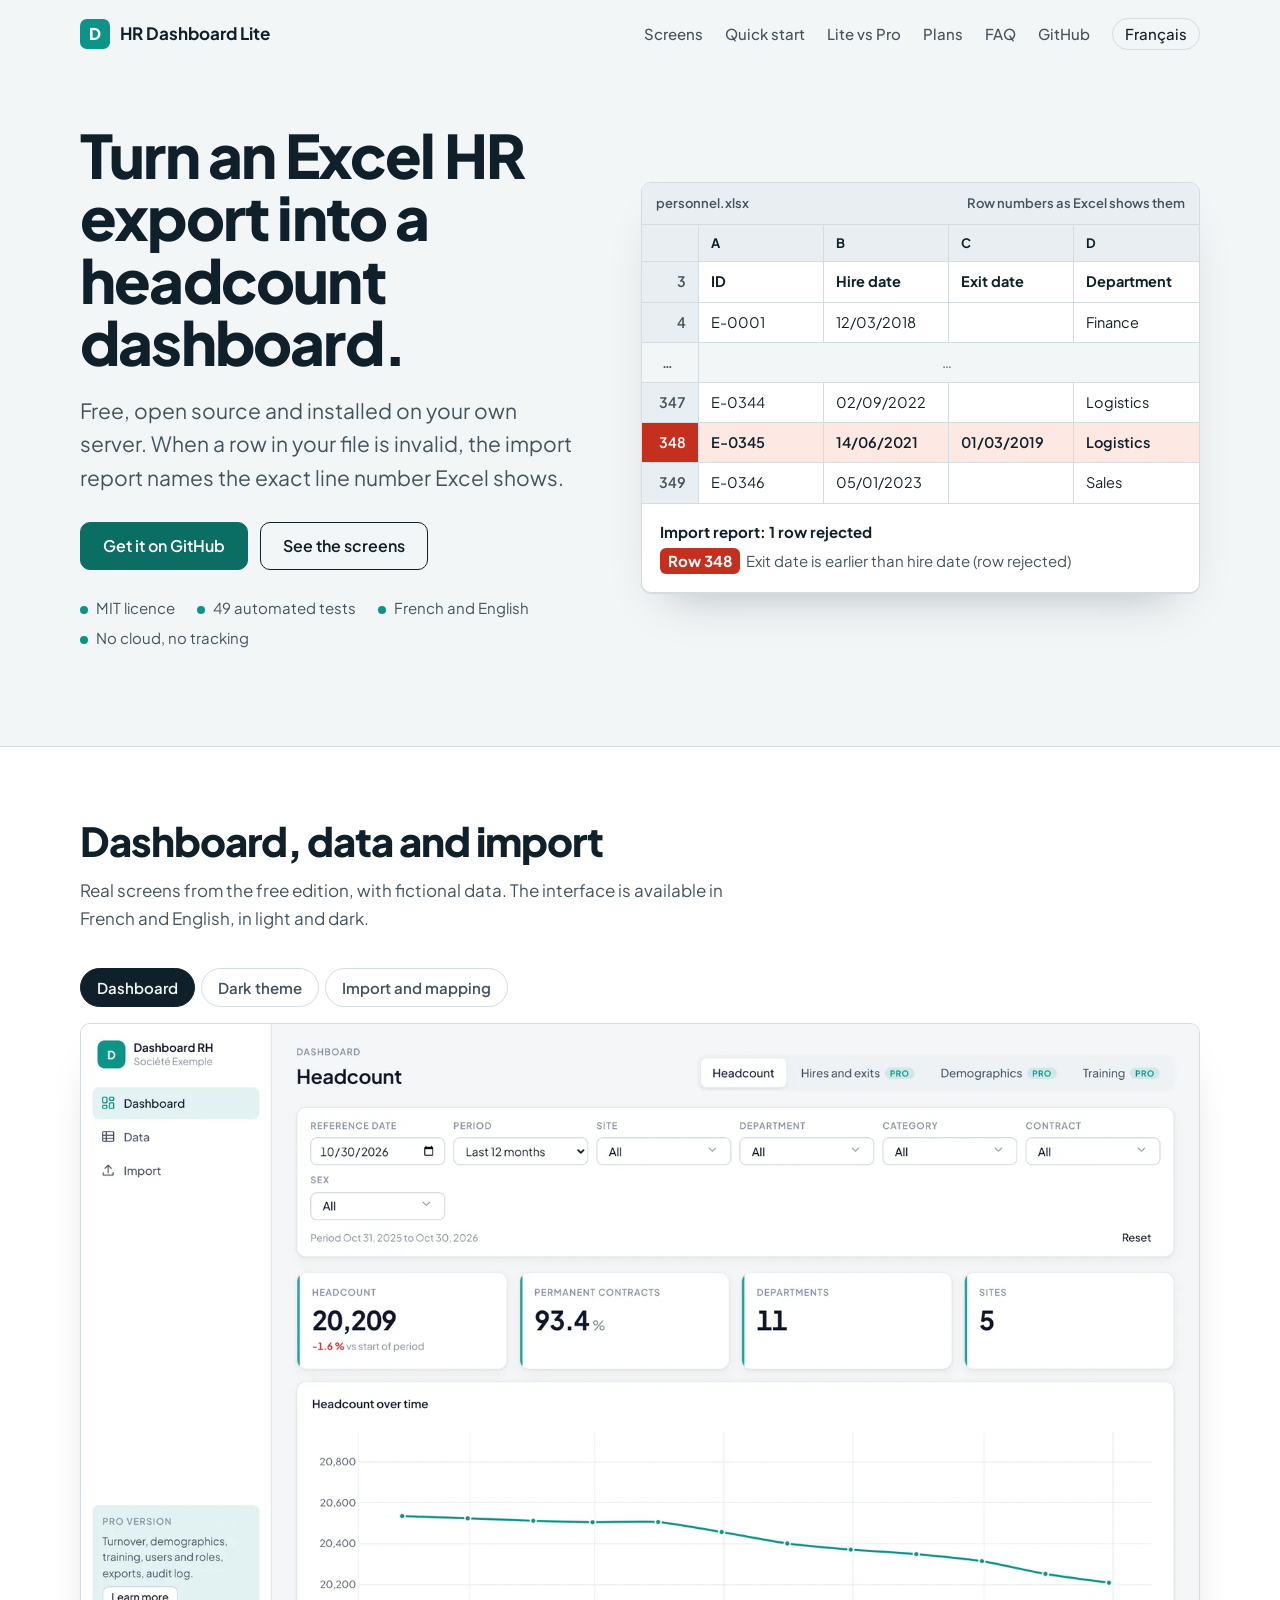
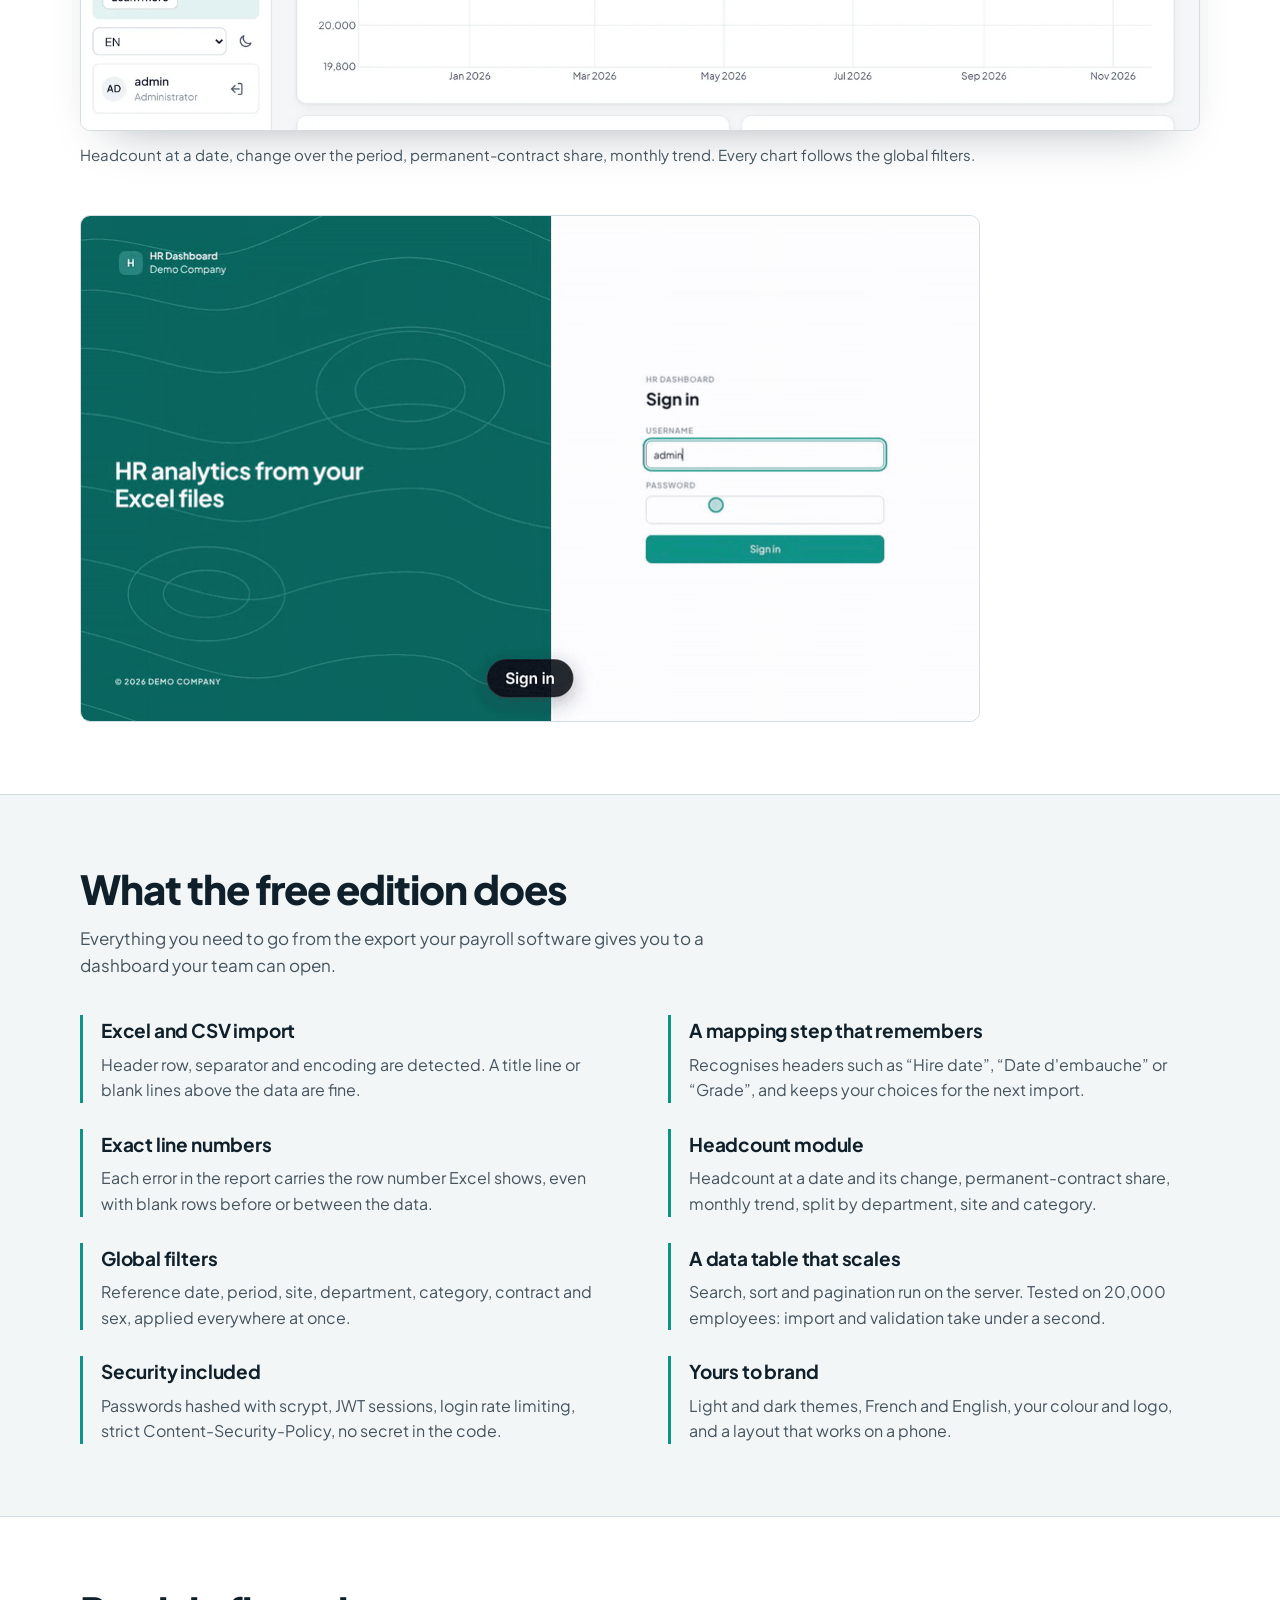
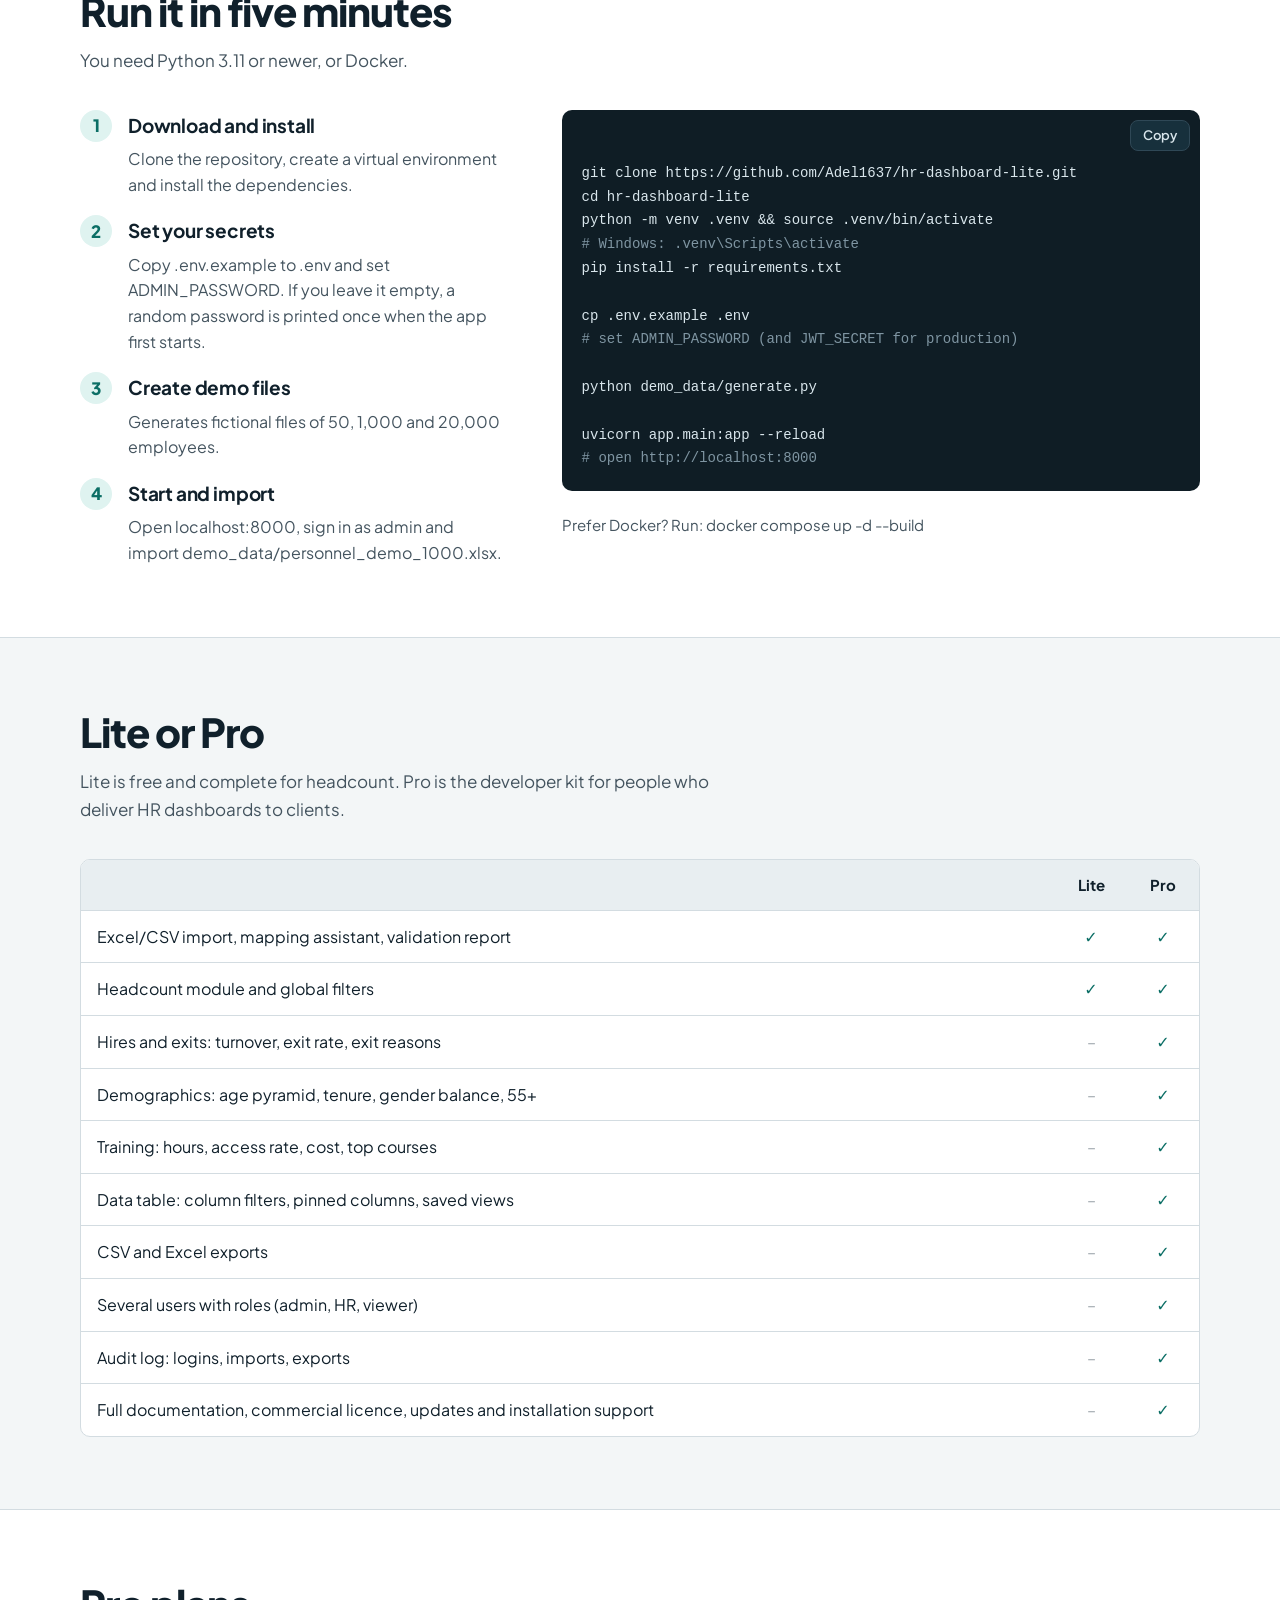
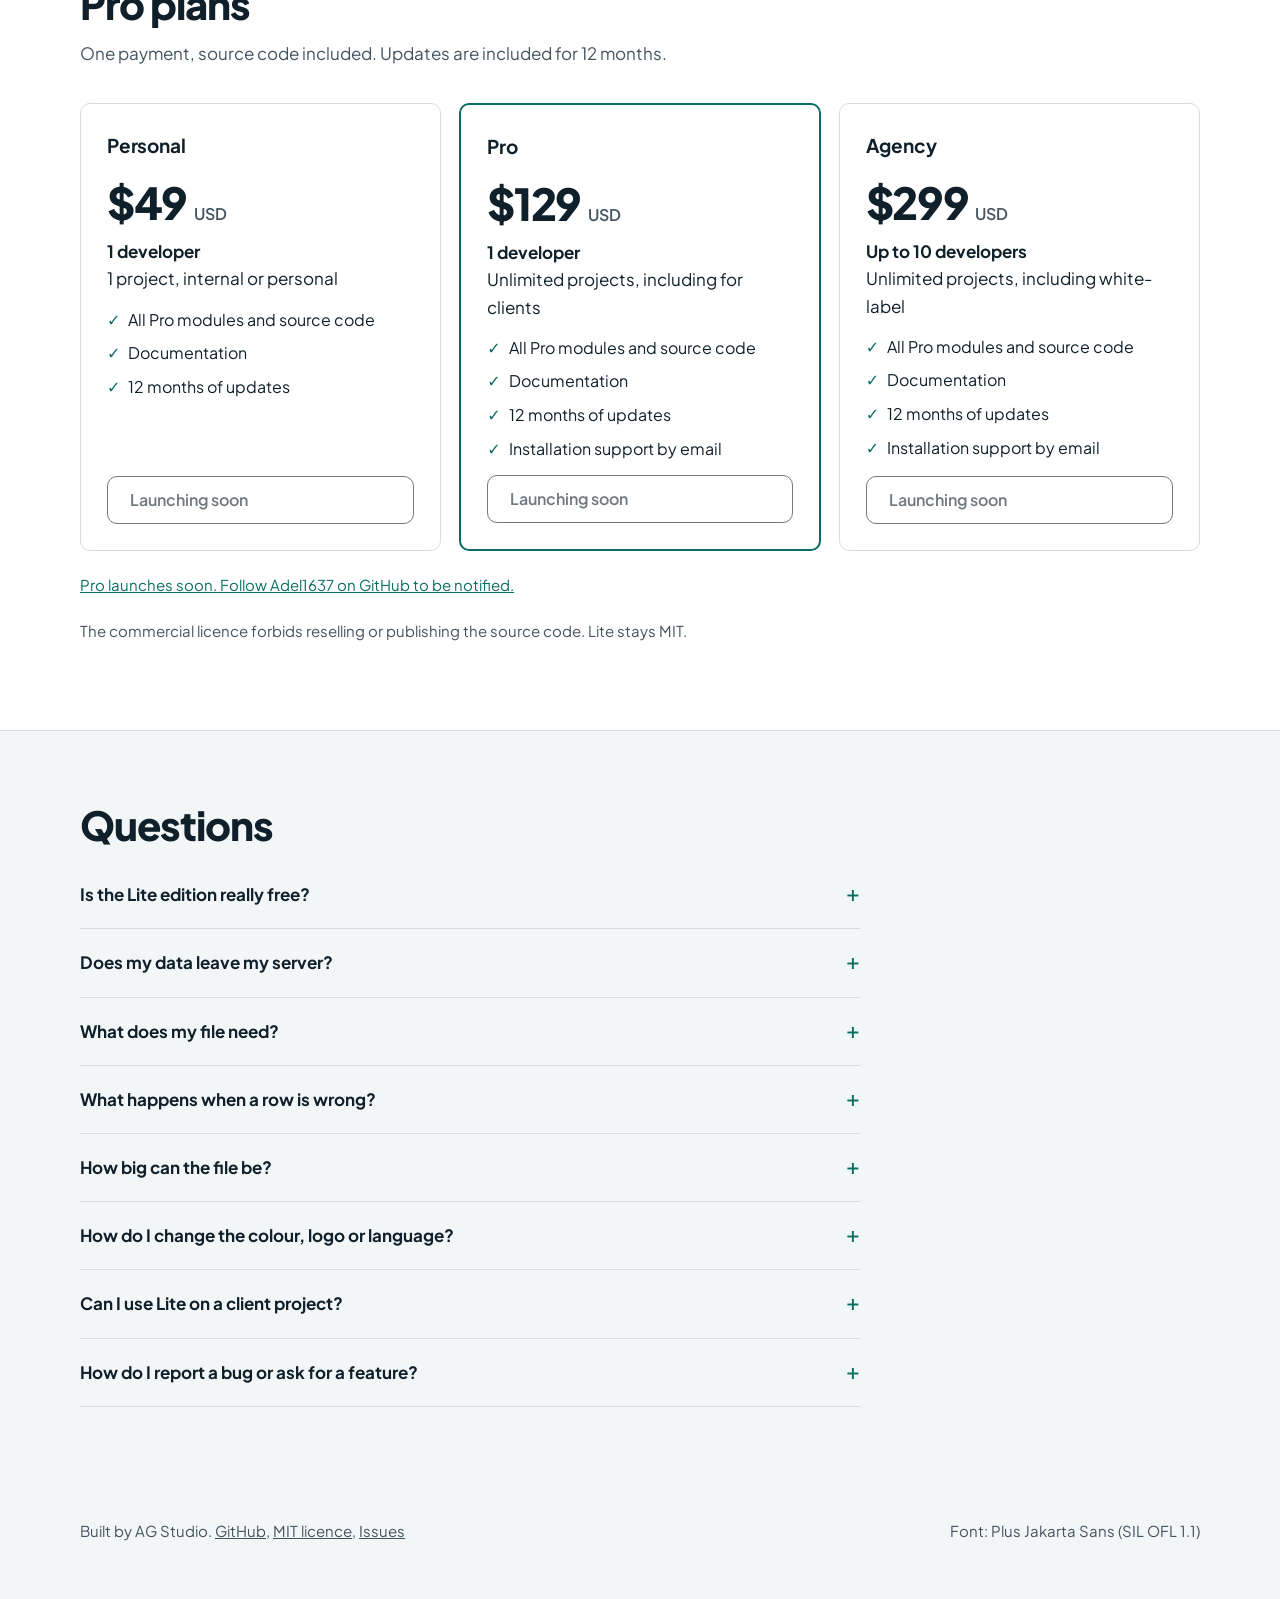
<file: docs/index.html>
<!doctype html>
<html lang="en">
<head>
<meta charset="utf-8">
<meta name="viewport" content="width=device-width, initial-scale=1">
<title>HR Dashboard Lite: free HR dashboard from an Excel export</title>
<meta name="description" content="Free, self-hosted HR headcount dashboard. Import an Excel or CSV export, get exact error row numbers, filters and charts. FastAPI + Pandas, MIT.">
<link rel="canonical" href="https://adel1637.github.io/hr-dashboard-lite/">
<link rel="alternate" hreflang="en" href="https://adel1637.github.io/hr-dashboard-lite/">
<link rel="alternate" hreflang="fr" href="https://adel1637.github.io/hr-dashboard-lite/fr/">
<link rel="icon" href="assets/favicon.svg" type="image/svg+xml">
<meta property="og:title" content="HR Dashboard Lite: free HR dashboard from an Excel export">
<meta property="og:description" content="Free, self-hosted HR headcount dashboard. Import an Excel or CSV export, get exact error row numbers, filters and charts. FastAPI + Pandas, MIT.">
<meta property="og:type" content="website">
<meta property="og:url" content="https://adel1637.github.io/hr-dashboard-lite/">
<meta property="og:image" content="https://adel1637.github.io/hr-dashboard-lite/assets/og.png">
<meta name="twitter:card" content="summary_large_image">
<link rel="preload" href="assets/fonts/plus-jakarta-sans-latin-wght-normal.woff2" as="font" type="font/woff2" crossorigin>
<link rel="stylesheet" href="assets/site.css">
<script>try{if(!localStorage.getItem("lang-choice")&&/^fr/i.test(navigator.language||""))location.replace("fr/")}catch(e){}</script>
</head>
<body>
<a class="skip" href="#main">Skip to content</a>
<div class="wrap">
<header class="top">
  <a class="brand" href="./"><svg viewBox="0 0 48 48" aria-hidden="true"><rect width="48" height="48" rx="11" fill="#0D9488"/><text x="24" y="33" text-anchor="middle" font-family="Plus Jakarta Sans,sans-serif" font-weight="800" font-size="26" fill="#fff">D</text></svg>HR Dashboard Lite</a>
  <nav aria-label="Main"><a class="hide-s" href="#screens">Screens</a><a class="hide-s" href="#quickstart">Quick start</a><a class="hide-s" href="#compare">Lite vs Pro</a><a class="hide-s" href="#plans">Plans</a><a class="hide-s" href="#faq">FAQ</a><a class="hide-s" href="https://github.com/Adel1637/hr-dashboard-lite">GitHub</a><a class="lang" href="fr/" hreflang="fr" lang="fr" onclick='try{localStorage.setItem("lang-choice","1")}catch(e){}'>Français</a></nav>
</header>
<main id="main">
<div class="hero">
  <div>
    <h1>Turn an Excel HR export into a headcount dashboard.</h1>
    <p class="lead">Free, open source and installed on your own server. When a row in your file is invalid, the import report names the exact line number Excel shows.</p>
    <div class="cta"><a class="btn primary" href="https://github.com/Adel1637/hr-dashboard-lite">Get it on GitHub</a><a class="btn" href="#screens">See the screens</a></div>
    <ul class="facts"><li>MIT licence</li><li>49 automated tests</li><li>French and English</li><li>No cloud, no tracking</li></ul>
  </div>
  <div class="sheet" role="group" aria-label="Row numbers as Excel shows them">
    <div class="sheet-bar"><span>personnel.xlsx</span><span>Row numbers as Excel shows them</span></div>
    <table class="grid"><thead><tr><th class="n"></th><th>A</th><th>B</th><th class="c4">C</th><th class="h4">D</th></tr></thead><tbody><tr><td class="n">3</td><td style="font-weight:700">ID</td><td style="font-weight:700">Hire date</td><td style="font-weight:700" class="c4">Exit date</td><td style="font-weight:700" class="h4">Department</td></tr><tr><td class="n">4</td><td>E-0001</td><td>12/03/2018</td><td class="c4"></td><td class="h4">Finance</td></tr><tr class="gap"><td class="n">…</td><td colspan="4">…</td></tr><tr><td class="n">347</td><td>E-0344</td><td>02/09/2022</td><td class="c4"></td><td class="h4">Logistics</td></tr><tr class="bad"><td class="n">348</td><td>E-0345</td><td>14/06/2021</td><td class="c4">01/03/2019</td><td class="h4">Logistics</td></tr><tr><td class="n">349</td><td>E-0346</td><td>05/01/2023</td><td class="c4"></td><td class="h4">Sales</td></tr></tbody></table>
    <div class="report"><b>Import report: 1 row rejected</b><p><span class="row">Row 348</span>Exit date is earlier than hire date (row rejected)</p></div>
  </div>
</div>
</main>
</div>

<section id="screens" class="alt"><div class="wrap">
  <h2>Dashboard, data and import</h2><p class="sub">Real screens from the free edition, with fictional data. The interface is available in French and English, in light and dark.</p>
  <div class="tabs" role="tablist" aria-label="Dashboard, data and import"><button role="tab" id="t-s1" aria-controls="p-s1" aria-selected="true" tabindex="0">Dashboard</button><button role="tab" id="t-s2" aria-controls="p-s2" aria-selected="false" tabindex="-1">Dark theme</button><button role="tab" id="t-s3" aria-controls="p-s3" aria-selected="false" tabindex="-1">Import and mapping</button></div>
  <div role="tabpanel" id="p-s1" aria-labelledby="t-s1"><figure style="margin:0"><div class="shot"><img src="assets/img/dashboard-en.webp" width="1600" height="1012" alt="Dashboard: Headcount at a date, change over the period, permanent-contract share, monthly trend. Every chart follows the global filters." ></div><figcaption class="shot-cap">Headcount at a date, change over the period, permanent-contract share, monthly trend. Every chart follows the global filters.</figcaption></figure></div><div role="tabpanel" id="p-s2" aria-labelledby="t-s2" hidden><figure style="margin:0"><div class="shot"><img src="assets/img/dashboard-dark-en.webp" width="1600" height="1012" alt="Dark theme: The same dashboard in the dark theme. The accent colour and logo come from your .env file." loading="lazy"></div><figcaption class="shot-cap">The same dashboard in the dark theme. The accent colour and logo come from your .env file.</figcaption></figure></div><div role="tabpanel" id="p-s3" aria-labelledby="t-s3" hidden><figure style="margin:0"><div class="shot"><img src="assets/img/import-en.webp" width="1600" height="1012" alt="Import and mapping: The column-mapping step recognises French and English headers, remembers your choice and checks the file before importing." loading="lazy"></div><figcaption class="shot-cap">The column-mapping step recognises French and English headers, remembers your choice and checks the file before importing.</figcaption></figure></div>
  <figure class="demo"><img src="assets/../demo.gif" width="900" height="506" loading="lazy" alt="Demo: sign in, dashboard, data table, dark theme"></figure>
</div></section>

<section id="features"><div class="wrap">
  <h2>What the free edition does</h2><p class="sub">Everything you need to go from the export your payroll software gives you to a dashboard your team can open.</p>
  <ul class="feat"><li><h3>Excel and CSV import</h3><p>Header row, separator and encoding are detected. A title line or blank lines above the data are fine.</p></li><li><h3>A mapping step that remembers</h3><p>Recognises headers such as “Hire date”, “Date d&#x27;embauche” or “Grade”, and keeps your choices for the next import.</p></li><li><h3>Exact line numbers</h3><p>Each error in the report carries the row number Excel shows, even with blank rows before or between the data.</p></li><li><h3>Headcount module</h3><p>Headcount at a date and its change, permanent-contract share, monthly trend, split by department, site and category.</p></li><li><h3>Global filters</h3><p>Reference date, period, site, department, category, contract and sex, applied everywhere at once.</p></li><li><h3>A data table that scales</h3><p>Search, sort and pagination run on the server. Tested on 20,000 employees: import and validation take under a second.</p></li><li><h3>Security included</h3><p>Passwords hashed with scrypt, JWT sessions, login rate limiting, strict Content-Security-Policy, no secret in the code.</p></li><li><h3>Yours to brand</h3><p>Light and dark themes, French and English, your colour and logo, and a layout that works on a phone.</p></li></ul>
</div></section>

<section id="quickstart" class="alt"><div class="wrap">
  <h2>Run it in five minutes</h2><p class="sub">You need Python 3.11 or newer, or Docker.</p>
  <div class="qs">
    <ol class="steps"><li><h3>Download and install</h3><p>Clone the repository, create a virtual environment and install the dependencies.</p></li><li><h3>Set your secrets</h3><p>Copy .env.example to .env and set ADMIN_PASSWORD. If you leave it empty, a random password is printed once when the app first starts.</p></li><li><h3>Create demo files</h3><p>Generates fictional files of 50, 1,000 and 20,000 employees.</p></li><li><h3>Start and import</h3><p>Open localhost:8000, sign in as admin and import demo_data/personnel_demo_1000.xlsx.</p></li></ol>
    <div>
      <div class="codewrap"><button class="copy" type="button" data-copy="git clone https://github.com/Adel1637/hr-dashboard-lite.git
cd hr-dashboard-lite
python -m venv .venv &amp;&amp; source .venv/bin/activate
pip install -r requirements.txt
cp .env.example .env
python demo_data/generate.py
uvicorn app.main:app --reload" data-ok="Copied" data-label="Copy">Copy</button>
      <pre class="code"><code>git clone https://github.com/Adel1637/hr-dashboard-lite.git
cd hr-dashboard-lite
python -m venv .venv &amp;&amp; source .venv/bin/activate
<span class="c"># Windows: .venv\Scripts\activate</span>
pip install -r requirements.txt

cp .env.example .env
<span class="c"># set ADMIN_PASSWORD (and JWT_SECRET for production)</span>

python demo_data/generate.py

uvicorn app.main:app --reload
<span class="c"># open http://localhost:8000</span></code></pre></div>
      <p class="note">Prefer Docker? Run: docker compose up -d --build</p>
    </div>
  </div>
</div></section>

<section id="compare"><div class="wrap">
  <h2>Lite or Pro</h2><p class="sub">Lite is free and complete for headcount. Pro is the developer kit for people who deliver HR dashboards to clients.</p>
  <div class="tablewrap"><table class="cmp"><thead><tr><th scope="col">&nbsp;</th><th scope="col">Lite</th><th scope="col">Pro</th></tr></thead><tbody><tr><td>Excel/CSV import, mapping assistant, validation report</td><td><span class=yes aria-label="yes">✓</span></td><td><span class=yes aria-label="yes">✓</span></td></tr><tr><td>Headcount module and global filters</td><td><span class=yes aria-label="yes">✓</span></td><td><span class=yes aria-label="yes">✓</span></td></tr><tr><td>Hires and exits: turnover, exit rate, exit reasons</td><td><span class=no aria-label="no">–</span></td><td><span class=yes aria-label="yes">✓</span></td></tr><tr><td>Demographics: age pyramid, tenure, gender balance, 55+</td><td><span class=no aria-label="no">–</span></td><td><span class=yes aria-label="yes">✓</span></td></tr><tr><td>Training: hours, access rate, cost, top courses</td><td><span class=no aria-label="no">–</span></td><td><span class=yes aria-label="yes">✓</span></td></tr><tr><td>Data table: column filters, pinned columns, saved views</td><td><span class=no aria-label="no">–</span></td><td><span class=yes aria-label="yes">✓</span></td></tr><tr><td>CSV and Excel exports</td><td><span class=no aria-label="no">–</span></td><td><span class=yes aria-label="yes">✓</span></td></tr><tr><td>Several users with roles (admin, HR, viewer)</td><td><span class=no aria-label="no">–</span></td><td><span class=yes aria-label="yes">✓</span></td></tr><tr><td>Audit log: logins, imports, exports</td><td><span class=no aria-label="no">–</span></td><td><span class=yes aria-label="yes">✓</span></td></tr><tr><td>Full documentation, commercial licence, updates and installation support</td><td><span class=no aria-label="no">–</span></td><td><span class=yes aria-label="yes">✓</span></td></tr></tbody></table></div>
</div></section>

<section id="plans" class="alt"><div class="wrap">
  <h2>Pro plans</h2><p class="sub">One payment, source code included. Updates are included for 12 months.</p>
  <div class="plans"><div class="plan "><h3>Personal</h3><div class="price">$49 <small>USD</small></div><p style="margin:0"><b>1 developer</b><br>1 project, internal or personal</p><ul><li>All Pro modules and source code</li><li>Documentation</li><li>12 months of updates</li></ul><a class="btn" aria-disabled="true" href="#plans" tabindex="-1">Launching soon</a></div><div class="plan main"><h3>Pro</h3><div class="price">$129 <small>USD</small></div><p style="margin:0"><b>1 developer</b><br>Unlimited projects, including for clients</p><ul><li>All Pro modules and source code</li><li>Documentation</li><li>12 months of updates</li><li>Installation support by email</li></ul><a class="btn" aria-disabled="true" href="#plans" tabindex="-1">Launching soon</a></div><div class="plan "><h3>Agency</h3><div class="price">$299 <small>USD</small></div><p style="margin:0"><b>Up to 10 developers</b><br>Unlimited projects, including white-label</p><ul><li>All Pro modules and source code</li><li>Documentation</li><li>12 months of updates</li><li>Installation support by email</li></ul><a class="btn" aria-disabled="true" href="#plans" tabindex="-1">Launching soon</a></div></div>
  <p class="note"><a href="https://github.com/Adel1637">Pro launches soon. Follow Adel1637 on GitHub to be notified.</a></p>
  <p class="note">The commercial licence forbids reselling or publishing the source code. Lite stays MIT.</p>
</div></section>

<section id="faq"><div class="wrap">
  <h2>Questions</h2>
  <div class="faq"><details><summary>Is the Lite edition really free?</summary><p>Yes. It is MIT-licensed, so you can use it personally or commercially, modify it and deliver it to clients.</p></details><details><summary>Does my data leave my server?</summary><p>No. The app runs on your machine or network, stores imports in its data folder and needs no Internet connection. The font is bundled and there is no tracking.</p></details><details><summary>What does my file need?</summary><p>An .xlsx or .csv file with one row per employee, present or departed. Only two columns are required: an employee ID and a hire date. Everything else is optional, and the mapping step matches your headers.</p></details><details><summary>What happens when a row is wrong?</summary><p>The import report lists each problem with its Excel row number and says whether the row was rejected or the value ignored. Typical causes: an exit date before the hire date, an unreadable date, an empty ID.</p></details><details><summary>How big can the file be?</summary><p>The default limit is 25 MB (MAX_UPLOAD_MB in .env). A fictional company of 20,000 employees imports and validates in under a second.</p></details><details><summary>How do I change the colour, logo or language?</summary><p>In the .env file: APP_NAME, APP_ACCENT, APP_LOGO and APP_DEFAULT_LANG. Restart the app to apply them.</p></details><details><summary>Can I use Lite on a client project?</summary><p>Yes, the MIT licence allows it. The Pro modules (turnover, demographics, training, exports, users and audit log) are what Pro adds.</p></details><details><summary>How do I report a bug or ask for a feature?</summary><p>Open an issue on GitHub. Bug reports with a small sample file are the easiest to fix.</p></details></div>
</div></section>

<footer><div class="wrap">
  <span>Built by AG Studio. <a href="https://github.com/Adel1637/hr-dashboard-lite">GitHub</a>, <a href="https://github.com/Adel1637/hr-dashboard-lite/blob/main/LICENSE">MIT licence</a>, <a href="https://github.com/Adel1637/hr-dashboard-lite/issues">Issues</a></span>
  <span>Font: Plus Jakarta Sans (SIL OFL 1.1)</span>
</div></footer>

<script>
(function(){
  var tabs=[].slice.call(document.querySelectorAll('[role=tab]'));
  function show(i){tabs.forEach(function(b,j){var on=i===j;b.setAttribute('aria-selected',on);b.tabIndex=on?0:-1;
    var p=document.getElementById(b.getAttribute('aria-controls'));if(on)p.removeAttribute('hidden');else p.setAttribute('hidden','');});}
  tabs.forEach(function(b,i){b.addEventListener('click',function(){show(i)});
    b.addEventListener('keydown',function(ev){var n=null;if(ev.key==='ArrowRight')n=(i+1)%tabs.length;if(ev.key==='ArrowLeft')n=(i+tabs.length-1)%tabs.length;
      if(n!==null){ev.preventDefault();show(n);tabs[n].focus();}});});
  var c=document.querySelector('.copy');
  if(c)c.addEventListener('click',function(){var txt=c.getAttribute('data-copy');
    function ok(){c.textContent=c.getAttribute('data-ok');setTimeout(function(){c.textContent=c.getAttribute('data-label')},1800)}
    if(navigator.clipboard)navigator.clipboard.writeText(txt).then(ok,function(){});});
})();
</script>
</body>
</html>
</file>
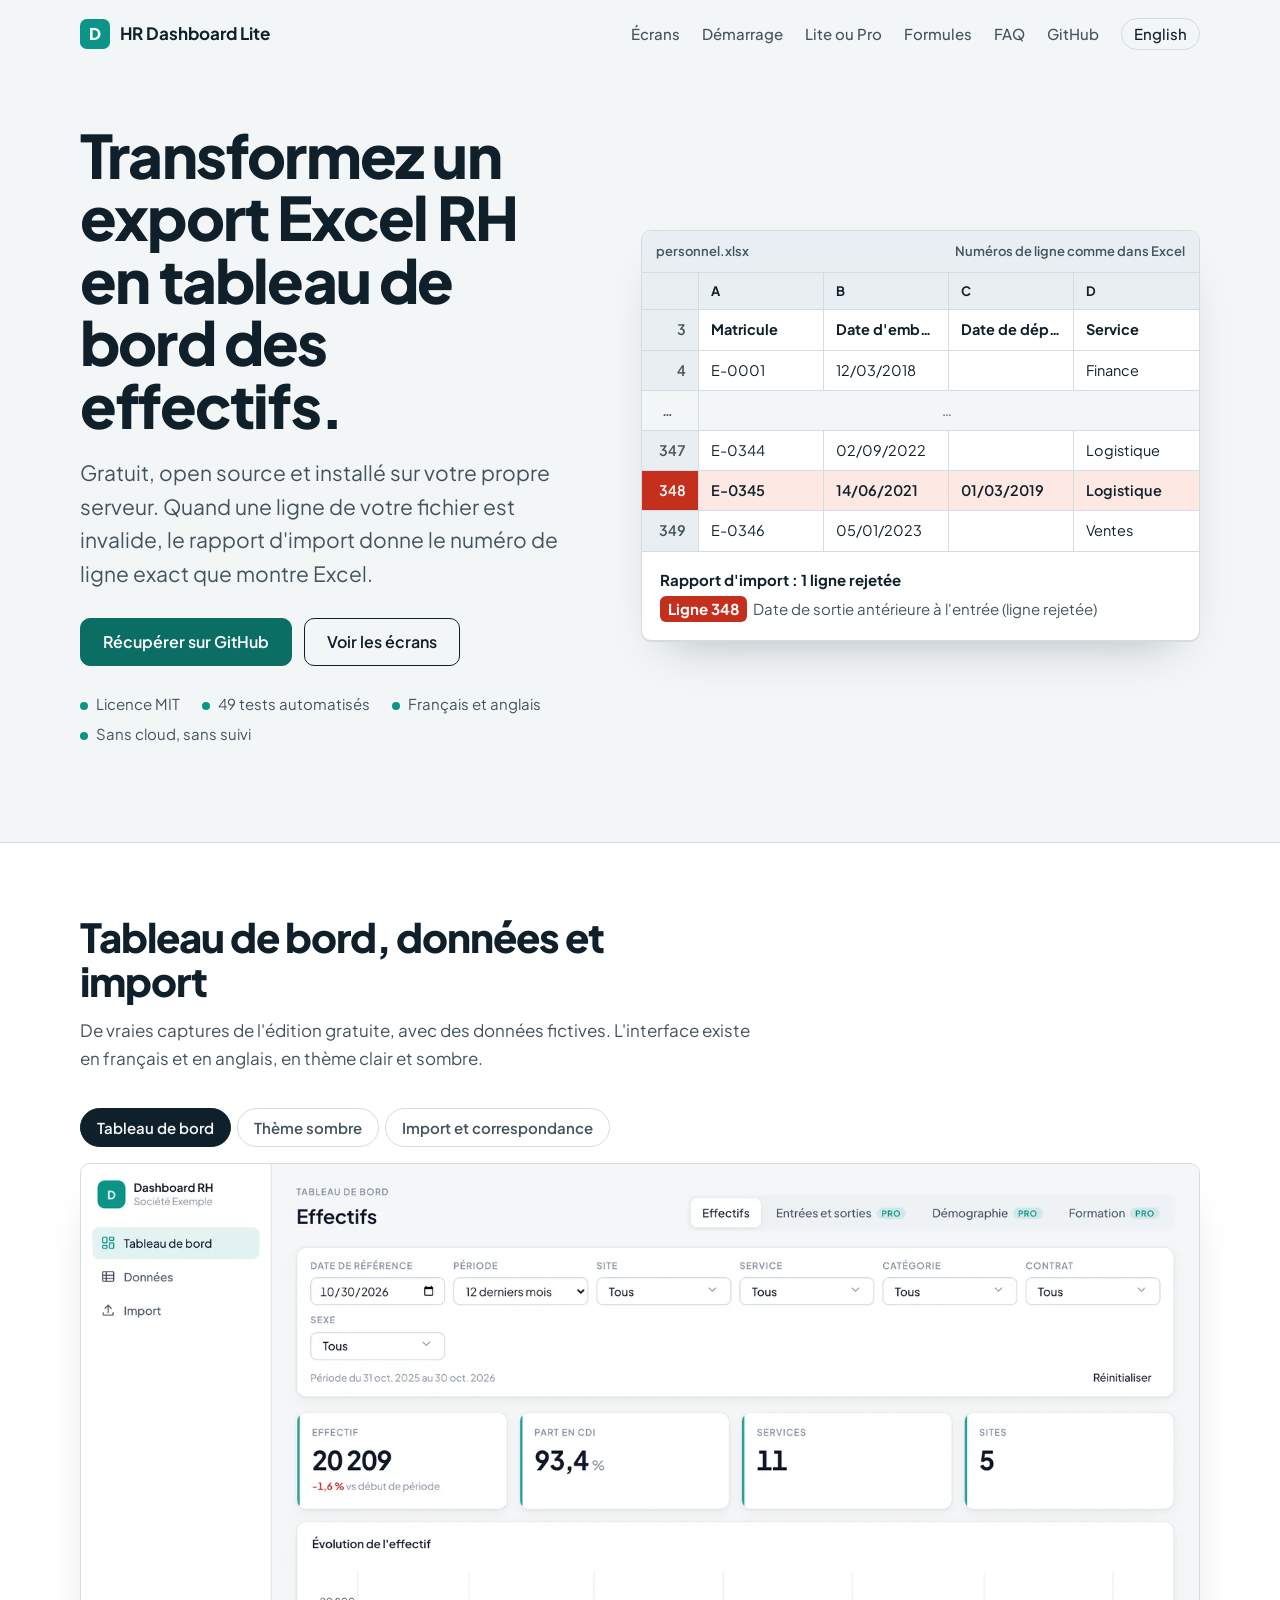
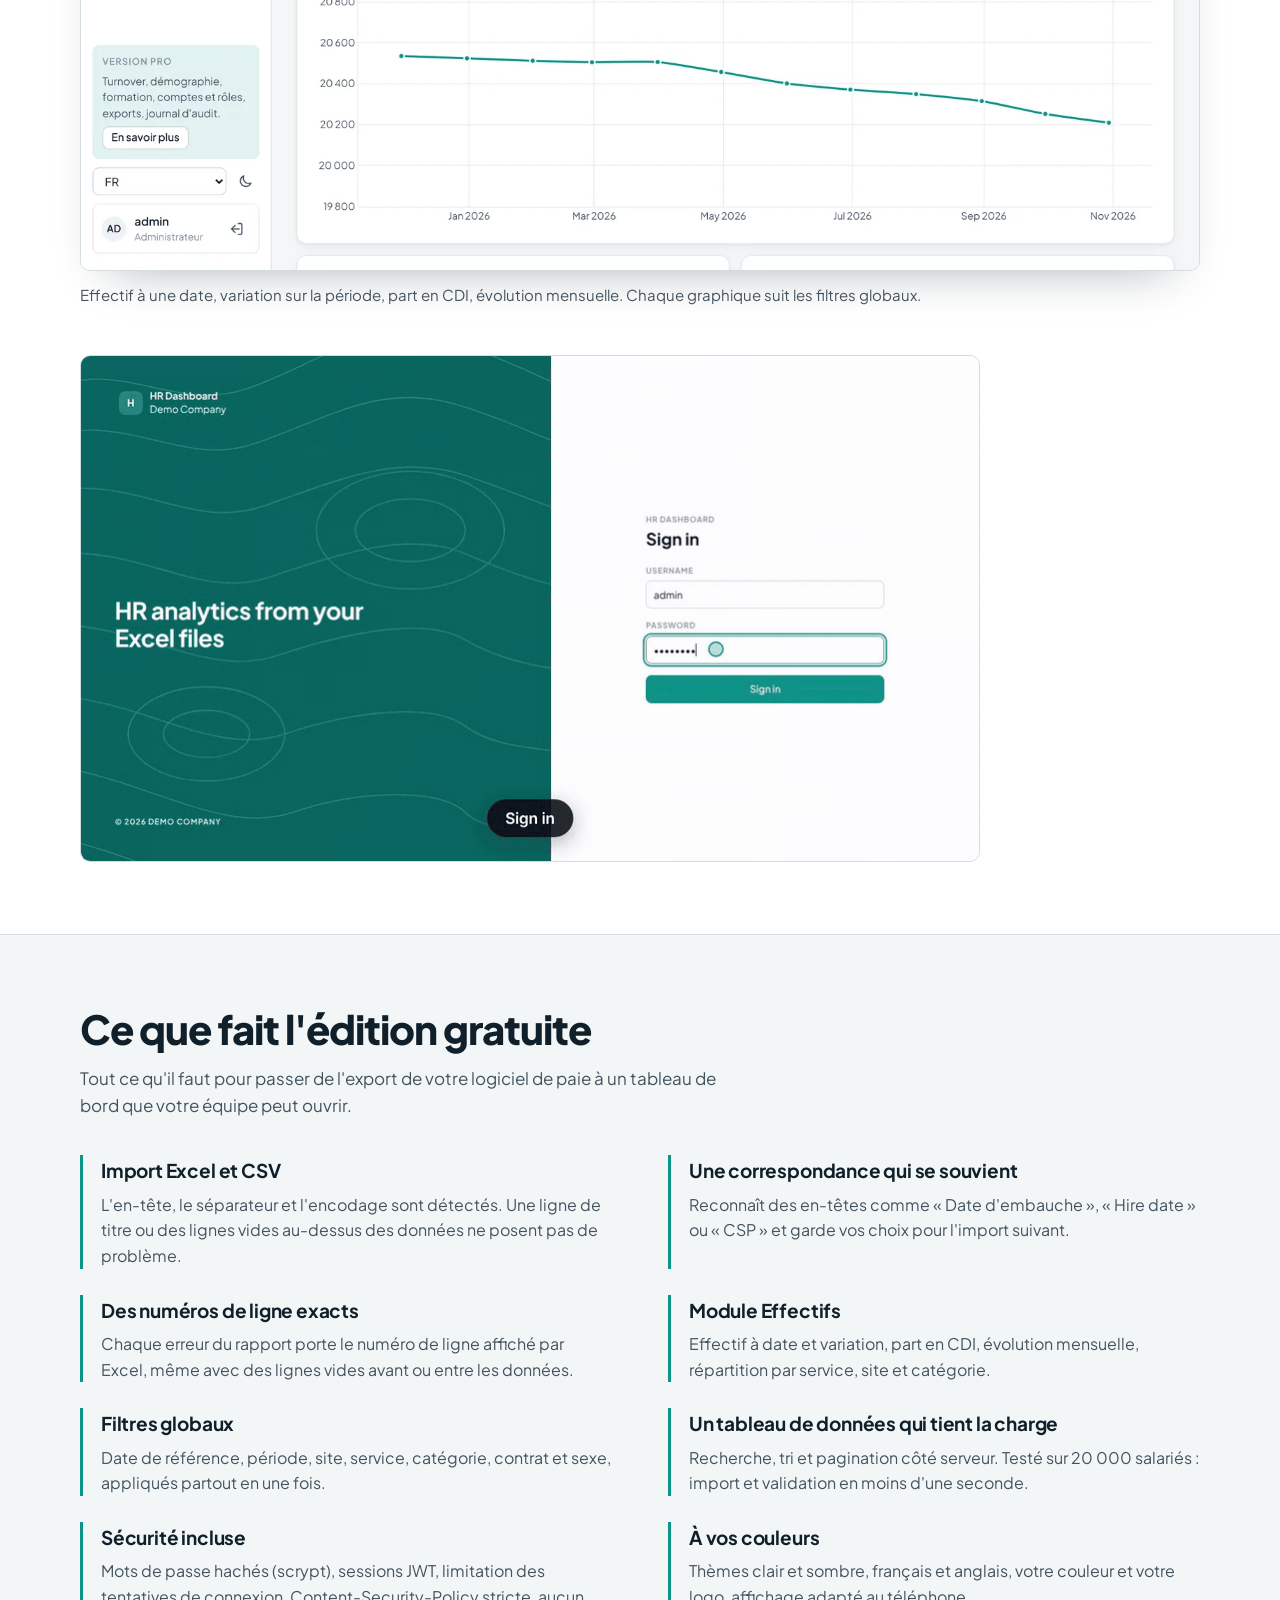
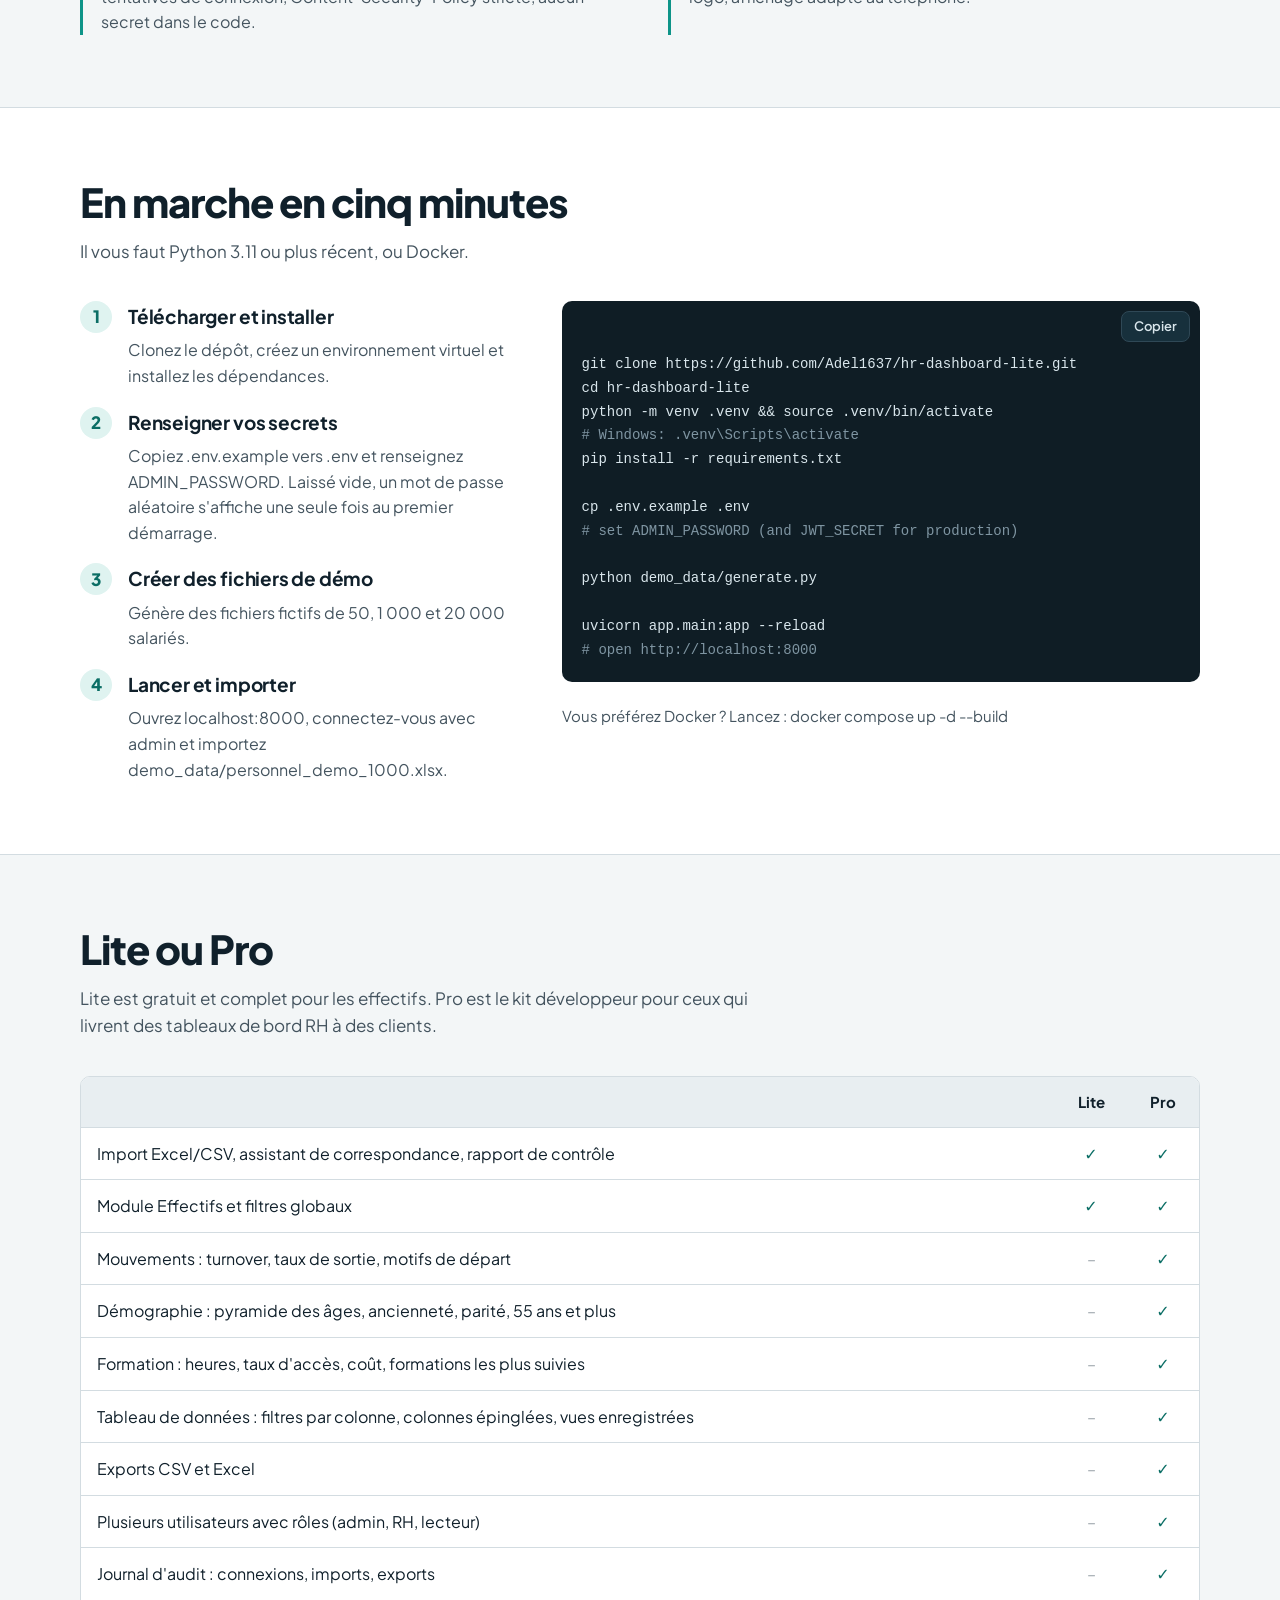
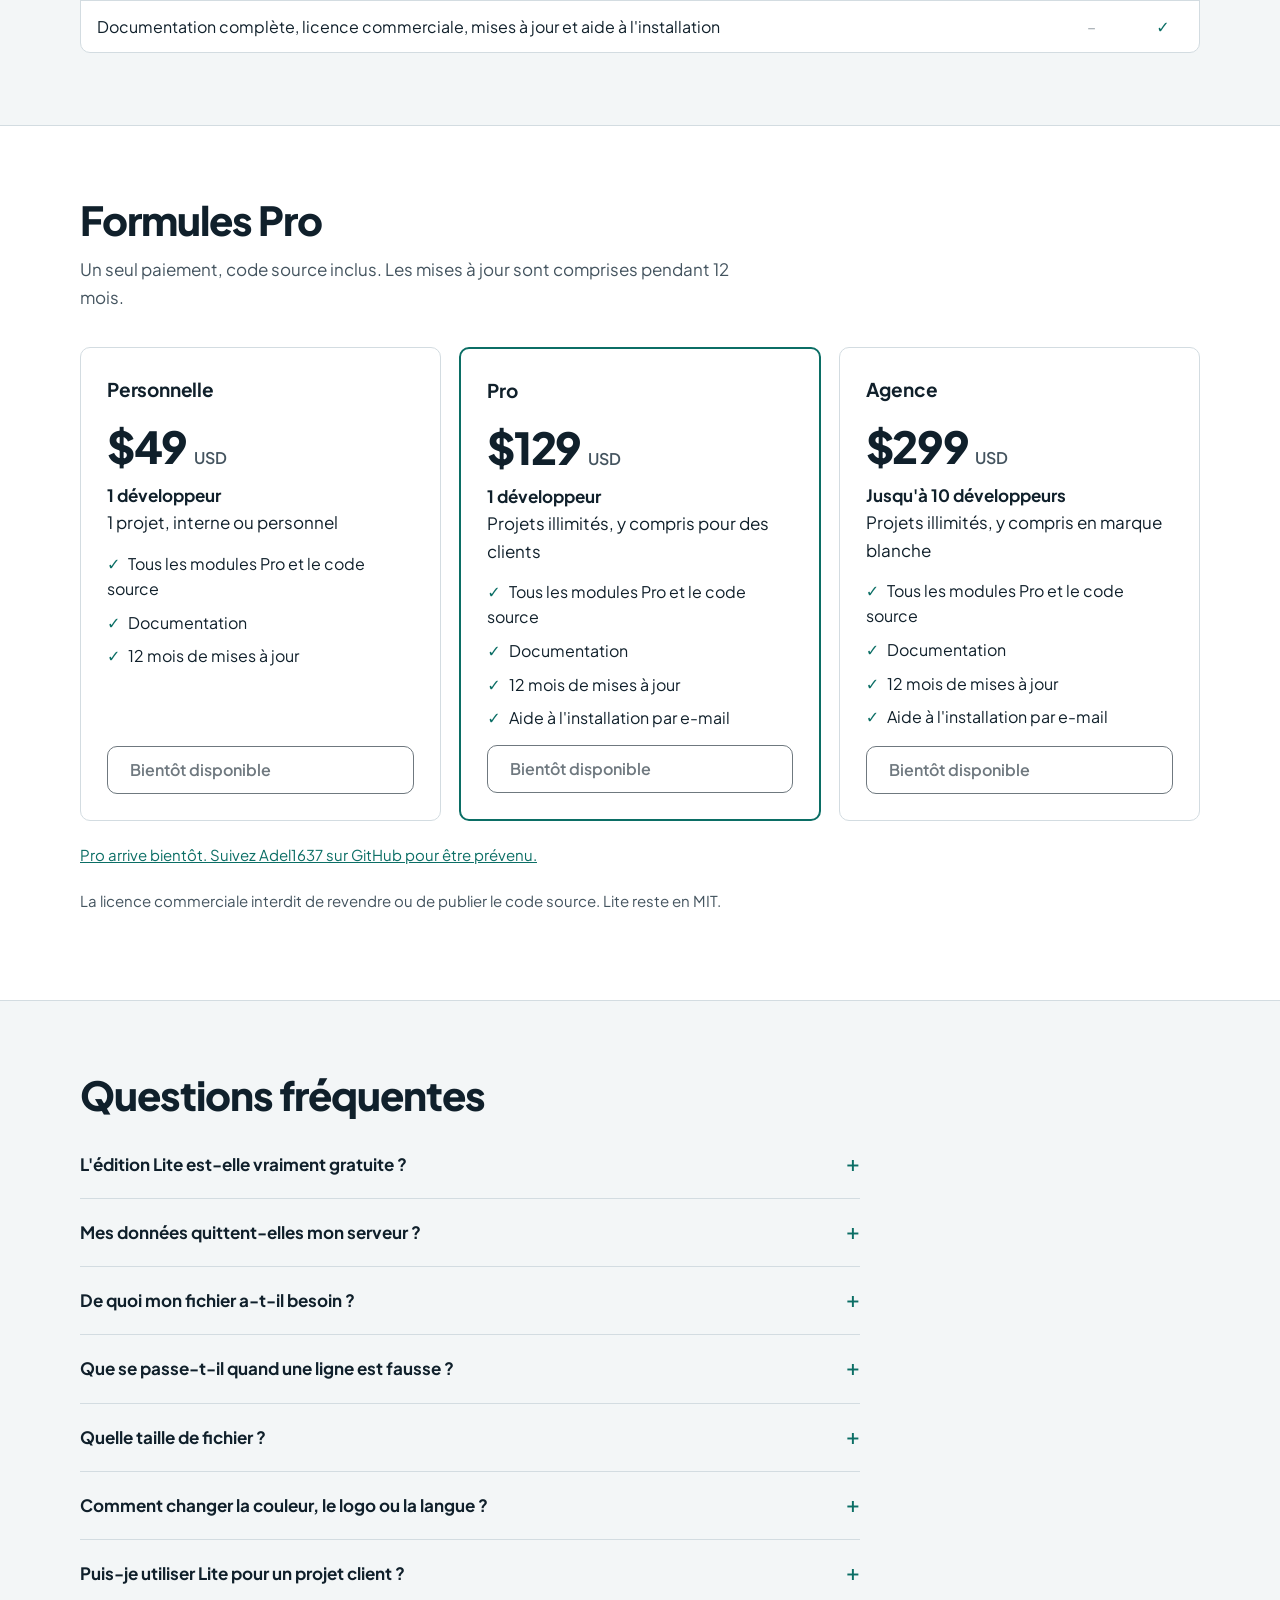
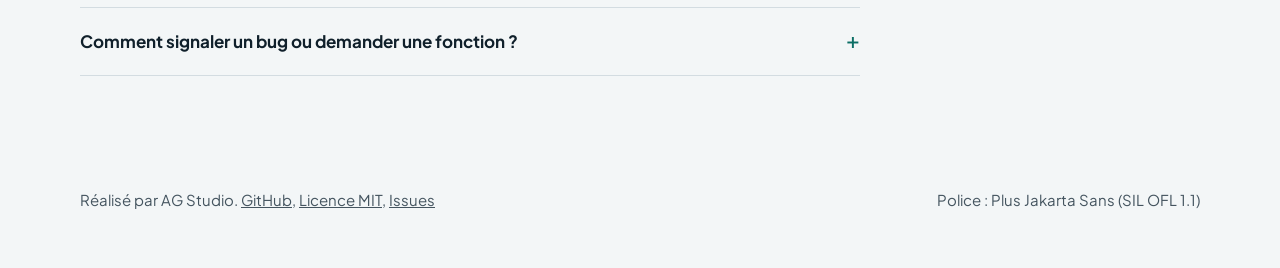
<file: docs/fr/index.html>
<!doctype html>
<html lang="fr">
<head>
<meta charset="utf-8">
<meta name="viewport" content="width=device-width, initial-scale=1">
<title>Dashboard RH Lite : tableau de bord RH gratuit depuis un export Excel</title>
<meta name="description" content="Tableau de bord RH des effectifs gratuit, installé chez vous. Importez un export Excel ou CSV, obtenez le numéro de ligne exact des erreurs, des filtres et des graphiques. FastAPI + Pandas, MIT.">
<link rel="canonical" href="https://adel1637.github.io/hr-dashboard-lite/fr/">
<link rel="alternate" hreflang="en" href="https://adel1637.github.io/hr-dashboard-lite/">
<link rel="alternate" hreflang="fr" href="https://adel1637.github.io/hr-dashboard-lite/fr/">
<link rel="icon" href="../assets/favicon.svg" type="image/svg+xml">
<meta property="og:title" content="Dashboard RH Lite : tableau de bord RH gratuit depuis un export Excel">
<meta property="og:description" content="Tableau de bord RH des effectifs gratuit, installé chez vous. Importez un export Excel ou CSV, obtenez le numéro de ligne exact des erreurs, des filtres et des graphiques. FastAPI + Pandas, MIT.">
<meta property="og:type" content="website">
<meta property="og:url" content="https://adel1637.github.io/hr-dashboard-lite/fr/">
<meta property="og:image" content="https://adel1637.github.io/hr-dashboard-lite/assets/og.png">
<meta name="twitter:card" content="summary_large_image">
<link rel="preload" href="../assets/fonts/plus-jakarta-sans-latin-wght-normal.woff2" as="font" type="font/woff2" crossorigin>
<link rel="stylesheet" href="../assets/site.css">

</head>
<body>
<a class="skip" href="#main">Aller au contenu</a>
<div class="wrap">
<header class="top">
  <a class="brand" href="./"><svg viewBox="0 0 48 48" aria-hidden="true"><rect width="48" height="48" rx="11" fill="#0D9488"/><text x="24" y="33" text-anchor="middle" font-family="Plus Jakarta Sans,sans-serif" font-weight="800" font-size="26" fill="#fff">D</text></svg>HR Dashboard Lite</a>
  <nav aria-label="Main"><a class="hide-s" href="#screens">Écrans</a><a class="hide-s" href="#quickstart">Démarrage</a><a class="hide-s" href="#compare">Lite ou Pro</a><a class="hide-s" href="#plans">Formules</a><a class="hide-s" href="#faq">FAQ</a><a class="hide-s" href="https://github.com/Adel1637/hr-dashboard-lite">GitHub</a><a class="lang" href="../" hreflang="en" lang="en" onclick='try{localStorage.setItem("lang-choice","1")}catch(e){}'>English</a></nav>
</header>
<main id="main">
<div class="hero">
  <div>
    <h1>Transformez un export Excel RH en tableau de bord des effectifs.</h1>
    <p class="lead">Gratuit, open source et installé sur votre propre serveur. Quand une ligne de votre fichier est invalide, le rapport d&#x27;import donne le numéro de ligne exact que montre Excel.</p>
    <div class="cta"><a class="btn primary" href="https://github.com/Adel1637/hr-dashboard-lite">Récupérer sur GitHub</a><a class="btn" href="#screens">Voir les écrans</a></div>
    <ul class="facts"><li>Licence MIT</li><li>49 tests automatisés</li><li>Français et anglais</li><li>Sans cloud, sans suivi</li></ul>
  </div>
  <div class="sheet" role="group" aria-label="Numéros de ligne comme dans Excel">
    <div class="sheet-bar"><span>personnel.xlsx</span><span>Numéros de ligne comme dans Excel</span></div>
    <table class="grid"><thead><tr><th class="n"></th><th>A</th><th>B</th><th class="c4">C</th><th class="h4">D</th></tr></thead><tbody><tr><td class="n">3</td><td style="font-weight:700">Matricule</td><td style="font-weight:700">Date d&#x27;embauche</td><td style="font-weight:700" class="c4">Date de départ</td><td style="font-weight:700" class="h4">Service</td></tr><tr><td class="n">4</td><td>E-0001</td><td>12/03/2018</td><td class="c4"></td><td class="h4">Finance</td></tr><tr class="gap"><td class="n">…</td><td colspan="4">…</td></tr><tr><td class="n">347</td><td>E-0344</td><td>02/09/2022</td><td class="c4"></td><td class="h4">Logistique</td></tr><tr class="bad"><td class="n">348</td><td>E-0345</td><td>14/06/2021</td><td class="c4">01/03/2019</td><td class="h4">Logistique</td></tr><tr><td class="n">349</td><td>E-0346</td><td>05/01/2023</td><td class="c4"></td><td class="h4">Ventes</td></tr></tbody></table>
    <div class="report"><b>Rapport d&#x27;import : 1 ligne rejetée</b><p><span class="row">Ligne 348</span>Date de sortie antérieure à l&#x27;entrée (ligne rejetée)</p></div>
  </div>
</div>
</main>
</div>

<section id="screens" class="alt"><div class="wrap">
  <h2>Tableau de bord, données et import</h2><p class="sub">De vraies captures de l&#x27;édition gratuite, avec des données fictives. L&#x27;interface existe en français et en anglais, en thème clair et sombre.</p>
  <div class="tabs" role="tablist" aria-label="Tableau de bord, données et import"><button role="tab" id="t-s1" aria-controls="p-s1" aria-selected="true" tabindex="0">Tableau de bord</button><button role="tab" id="t-s2" aria-controls="p-s2" aria-selected="false" tabindex="-1">Thème sombre</button><button role="tab" id="t-s3" aria-controls="p-s3" aria-selected="false" tabindex="-1">Import et correspondance</button></div>
  <div role="tabpanel" id="p-s1" aria-labelledby="t-s1"><figure style="margin:0"><div class="shot"><img src="../assets/img/dashboard-fr.webp" width="1600" height="1012" alt="Tableau de bord: Effectif à une date, variation sur la période, part en CDI, évolution mensuelle. Chaque graphique suit les filtres globaux." ></div><figcaption class="shot-cap">Effectif à une date, variation sur la période, part en CDI, évolution mensuelle. Chaque graphique suit les filtres globaux.</figcaption></figure></div><div role="tabpanel" id="p-s2" aria-labelledby="t-s2" hidden><figure style="margin:0"><div class="shot"><img src="../assets/img/dashboard-dark-fr.webp" width="1600" height="1012" alt="Thème sombre: Le même tableau de bord en thème sombre. La couleur d&#x27;accent et le logo viennent de votre fichier .env." loading="lazy"></div><figcaption class="shot-cap">Le même tableau de bord en thème sombre. La couleur d&#x27;accent et le logo viennent de votre fichier .env.</figcaption></figure></div><div role="tabpanel" id="p-s3" aria-labelledby="t-s3" hidden><figure style="margin:0"><div class="shot"><img src="../assets/img/import-fr.webp" width="1600" height="1012" alt="Import et correspondance: L&#x27;étape de correspondance reconnaît les en-têtes français et anglais, mémorise votre choix et contrôle le fichier avant l&#x27;import." loading="lazy"></div><figcaption class="shot-cap">L&#x27;étape de correspondance reconnaît les en-têtes français et anglais, mémorise votre choix et contrôle le fichier avant l&#x27;import.</figcaption></figure></div>
  <figure class="demo"><img src="../assets/../demo.gif" width="900" height="506" loading="lazy" alt="Démonstration : connexion, tableau de bord, tableau de données, thème sombre (légendes en anglais)"></figure>
</div></section>

<section id="features"><div class="wrap">
  <h2>Ce que fait l&#x27;édition gratuite</h2><p class="sub">Tout ce qu&#x27;il faut pour passer de l&#x27;export de votre logiciel de paie à un tableau de bord que votre équipe peut ouvrir.</p>
  <ul class="feat"><li><h3>Import Excel et CSV</h3><p>L&#x27;en-tête, le séparateur et l&#x27;encodage sont détectés. Une ligne de titre ou des lignes vides au-dessus des données ne posent pas de problème.</p></li><li><h3>Une correspondance qui se souvient</h3><p>Reconnaît des en-têtes comme « Date d&#x27;embauche », « Hire date » ou « CSP » et garde vos choix pour l&#x27;import suivant.</p></li><li><h3>Des numéros de ligne exacts</h3><p>Chaque erreur du rapport porte le numéro de ligne affiché par Excel, même avec des lignes vides avant ou entre les données.</p></li><li><h3>Module Effectifs</h3><p>Effectif à date et variation, part en CDI, évolution mensuelle, répartition par service, site et catégorie.</p></li><li><h3>Filtres globaux</h3><p>Date de référence, période, site, service, catégorie, contrat et sexe, appliqués partout en une fois.</p></li><li><h3>Un tableau de données qui tient la charge</h3><p>Recherche, tri et pagination côté serveur. Testé sur 20 000 salariés : import et validation en moins d&#x27;une seconde.</p></li><li><h3>Sécurité incluse</h3><p>Mots de passe hachés (scrypt), sessions JWT, limitation des tentatives de connexion, Content-Security-Policy stricte, aucun secret dans le code.</p></li><li><h3>À vos couleurs</h3><p>Thèmes clair et sombre, français et anglais, votre couleur et votre logo, affichage adapté au téléphone.</p></li></ul>
</div></section>

<section id="quickstart" class="alt"><div class="wrap">
  <h2>En marche en cinq minutes</h2><p class="sub">Il vous faut Python 3.11 ou plus récent, ou Docker.</p>
  <div class="qs">
    <ol class="steps"><li><h3>Télécharger et installer</h3><p>Clonez le dépôt, créez un environnement virtuel et installez les dépendances.</p></li><li><h3>Renseigner vos secrets</h3><p>Copiez .env.example vers .env et renseignez ADMIN_PASSWORD. Laissé vide, un mot de passe aléatoire s&#x27;affiche une seule fois au premier démarrage.</p></li><li><h3>Créer des fichiers de démo</h3><p>Génère des fichiers fictifs de 50, 1 000 et 20 000 salariés.</p></li><li><h3>Lancer et importer</h3><p>Ouvrez localhost:8000, connectez-vous avec admin et importez demo_data/personnel_demo_1000.xlsx.</p></li></ol>
    <div>
      <div class="codewrap"><button class="copy" type="button" data-copy="git clone https://github.com/Adel1637/hr-dashboard-lite.git
cd hr-dashboard-lite
python -m venv .venv &amp;&amp; source .venv/bin/activate
pip install -r requirements.txt
cp .env.example .env
python demo_data/generate.py
uvicorn app.main:app --reload" data-ok="Copié" data-label="Copier">Copier</button>
      <pre class="code"><code>git clone https://github.com/Adel1637/hr-dashboard-lite.git
cd hr-dashboard-lite
python -m venv .venv &amp;&amp; source .venv/bin/activate
<span class="c"># Windows: .venv\Scripts\activate</span>
pip install -r requirements.txt

cp .env.example .env
<span class="c"># set ADMIN_PASSWORD (and JWT_SECRET for production)</span>

python demo_data/generate.py

uvicorn app.main:app --reload
<span class="c"># open http://localhost:8000</span></code></pre></div>
      <p class="note">Vous préférez Docker ? Lancez : docker compose up -d --build</p>
    </div>
  </div>
</div></section>

<section id="compare"><div class="wrap">
  <h2>Lite ou Pro</h2><p class="sub">Lite est gratuit et complet pour les effectifs. Pro est le kit développeur pour ceux qui livrent des tableaux de bord RH à des clients.</p>
  <div class="tablewrap"><table class="cmp"><thead><tr><th scope="col">&nbsp;</th><th scope="col">Lite</th><th scope="col">Pro</th></tr></thead><tbody><tr><td>Import Excel/CSV, assistant de correspondance, rapport de contrôle</td><td><span class=yes aria-label="yes">✓</span></td><td><span class=yes aria-label="yes">✓</span></td></tr><tr><td>Module Effectifs et filtres globaux</td><td><span class=yes aria-label="yes">✓</span></td><td><span class=yes aria-label="yes">✓</span></td></tr><tr><td>Mouvements : turnover, taux de sortie, motifs de départ</td><td><span class=no aria-label="no">–</span></td><td><span class=yes aria-label="yes">✓</span></td></tr><tr><td>Démographie : pyramide des âges, ancienneté, parité, 55 ans et plus</td><td><span class=no aria-label="no">–</span></td><td><span class=yes aria-label="yes">✓</span></td></tr><tr><td>Formation : heures, taux d&#x27;accès, coût, formations les plus suivies</td><td><span class=no aria-label="no">–</span></td><td><span class=yes aria-label="yes">✓</span></td></tr><tr><td>Tableau de données : filtres par colonne, colonnes épinglées, vues enregistrées</td><td><span class=no aria-label="no">–</span></td><td><span class=yes aria-label="yes">✓</span></td></tr><tr><td>Exports CSV et Excel</td><td><span class=no aria-label="no">–</span></td><td><span class=yes aria-label="yes">✓</span></td></tr><tr><td>Plusieurs utilisateurs avec rôles (admin, RH, lecteur)</td><td><span class=no aria-label="no">–</span></td><td><span class=yes aria-label="yes">✓</span></td></tr><tr><td>Journal d&#x27;audit : connexions, imports, exports</td><td><span class=no aria-label="no">–</span></td><td><span class=yes aria-label="yes">✓</span></td></tr><tr><td>Documentation complète, licence commerciale, mises à jour et aide à l&#x27;installation</td><td><span class=no aria-label="no">–</span></td><td><span class=yes aria-label="yes">✓</span></td></tr></tbody></table></div>
</div></section>

<section id="plans" class="alt"><div class="wrap">
  <h2>Formules Pro</h2><p class="sub">Un seul paiement, code source inclus. Les mises à jour sont comprises pendant 12 mois.</p>
  <div class="plans"><div class="plan "><h3>Personnelle</h3><div class="price">$49 <small>USD</small></div><p style="margin:0"><b>1 développeur</b><br>1 projet, interne ou personnel</p><ul><li>Tous les modules Pro et le code source</li><li>Documentation</li><li>12 mois de mises à jour</li></ul><a class="btn" aria-disabled="true" href="#plans" tabindex="-1">Bientôt disponible</a></div><div class="plan main"><h3>Pro</h3><div class="price">$129 <small>USD</small></div><p style="margin:0"><b>1 développeur</b><br>Projets illimités, y compris pour des clients</p><ul><li>Tous les modules Pro et le code source</li><li>Documentation</li><li>12 mois de mises à jour</li><li>Aide à l&#x27;installation par e-mail</li></ul><a class="btn" aria-disabled="true" href="#plans" tabindex="-1">Bientôt disponible</a></div><div class="plan "><h3>Agence</h3><div class="price">$299 <small>USD</small></div><p style="margin:0"><b>Jusqu&#x27;à 10 développeurs</b><br>Projets illimités, y compris en marque blanche</p><ul><li>Tous les modules Pro et le code source</li><li>Documentation</li><li>12 mois de mises à jour</li><li>Aide à l&#x27;installation par e-mail</li></ul><a class="btn" aria-disabled="true" href="#plans" tabindex="-1">Bientôt disponible</a></div></div>
  <p class="note"><a href="https://github.com/Adel1637">Pro arrive bientôt. Suivez Adel1637 sur GitHub pour être prévenu.</a></p>
  <p class="note">La licence commerciale interdit de revendre ou de publier le code source. Lite reste en MIT.</p>
</div></section>

<section id="faq"><div class="wrap">
  <h2>Questions fréquentes</h2>
  <div class="faq"><details><summary>L&#x27;édition Lite est-elle vraiment gratuite ?</summary><p>Oui. Elle est sous licence MIT : vous pouvez l&#x27;utiliser à titre personnel ou commercial, la modifier et la livrer à des clients.</p></details><details><summary>Mes données quittent-elles mon serveur ?</summary><p>Non. L&#x27;application tourne sur votre machine ou votre réseau, conserve les imports dans son dossier de données et n&#x27;a pas besoin d&#x27;Internet. La police est incluse et il n&#x27;y a aucun suivi.</p></details><details><summary>De quoi mon fichier a-t-il besoin ?</summary><p>D&#x27;un fichier .xlsx ou .csv avec une ligne par salarié, présent ou parti. Deux colonnes seulement sont obligatoires : un matricule et une date d&#x27;entrée. Le reste est facultatif et l&#x27;étape de correspondance associe vos en-têtes.</p></details><details><summary>Que se passe-t-il quand une ligne est fausse ?</summary><p>Le rapport d&#x27;import liste chaque problème avec son numéro de ligne Excel et indique si la ligne est rejetée ou si la valeur est ignorée. Causes courantes : date de sortie avant l&#x27;entrée, date illisible, matricule vide.</p></details><details><summary>Quelle taille de fichier ?</summary><p>La limite par défaut est de 25 Mo (MAX_UPLOAD_MB dans .env). Une entreprise fictive de 20 000 salariés s&#x27;importe et se valide en moins d&#x27;une seconde.</p></details><details><summary>Comment changer la couleur, le logo ou la langue ?</summary><p>Dans le fichier .env : APP_NAME, APP_ACCENT, APP_LOGO et APP_DEFAULT_LANG. Redémarrez l&#x27;application pour les appliquer.</p></details><details><summary>Puis-je utiliser Lite pour un projet client ?</summary><p>Oui, la licence MIT l&#x27;autorise. Ce que Pro ajoute, ce sont les modules Mouvements, Démographie et Formation, les exports, les utilisateurs et le journal d&#x27;audit.</p></details><details><summary>Comment signaler un bug ou demander une fonction ?</summary><p>Ouvrez un ticket sur GitHub. Un signalement accompagné d&#x27;un petit fichier d&#x27;exemple est le plus simple à corriger.</p></details></div>
</div></section>

<footer><div class="wrap">
  <span>Réalisé par AG Studio. <a href="https://github.com/Adel1637/hr-dashboard-lite">GitHub</a>, <a href="https://github.com/Adel1637/hr-dashboard-lite/blob/main/LICENSE">Licence MIT</a>, <a href="https://github.com/Adel1637/hr-dashboard-lite/issues">Issues</a></span>
  <span>Police : Plus Jakarta Sans (SIL OFL 1.1)</span>
</div></footer>

<script>
(function(){
  var tabs=[].slice.call(document.querySelectorAll('[role=tab]'));
  function show(i){tabs.forEach(function(b,j){var on=i===j;b.setAttribute('aria-selected',on);b.tabIndex=on?0:-1;
    var p=document.getElementById(b.getAttribute('aria-controls'));if(on)p.removeAttribute('hidden');else p.setAttribute('hidden','');});}
  tabs.forEach(function(b,i){b.addEventListener('click',function(){show(i)});
    b.addEventListener('keydown',function(ev){var n=null;if(ev.key==='ArrowRight')n=(i+1)%tabs.length;if(ev.key==='ArrowLeft')n=(i+tabs.length-1)%tabs.length;
      if(n!==null){ev.preventDefault();show(n);tabs[n].focus();}});});
  var c=document.querySelector('.copy');
  if(c)c.addEventListener('click',function(){var txt=c.getAttribute('data-copy');
    function ok(){c.textContent=c.getAttribute('data-ok');setTimeout(function(){c.textContent=c.getAttribute('data-label')},1800)}
    if(navigator.clipboard)navigator.clipboard.writeText(txt).then(ok,function(){});});
})();
</script>
</body>
</html>
</file>
<file: docs/assets/site.css>
@font-face{font-family:"Plus Jakarta Sans";font-style:normal;font-weight:200 800;font-display:swap;
  src:url("fonts/plus-jakarta-sans-latin-ext-wght-normal.woff2") format("woff2");
  unicode-range:U+0100-02AF,U+0304,U+0308,U+0329,U+1E00-1E9F,U+1EF2-1EFF,U+2020,U+20A0-20AB,U+20AD-20CF,U+2113,U+2C60-2C7F,U+A720-A7FF}
@font-face{font-family:"Plus Jakarta Sans";font-style:normal;font-weight:200 800;font-display:swap;
  src:url("fonts/plus-jakarta-sans-latin-wght-normal.woff2") format("woff2");
  unicode-range:U+0000-00FF,U+0131,U+0152-0153,U+02BB-02BC,U+02C6,U+02DA,U+02DC,U+0304,U+0308,U+0329,U+2000-206F,U+20AC,U+2122,U+2191,U+2193,U+2212,U+2215,U+FEFF,U+FFFD}

:root{
  --ink:#10202b; --ink-2:#44545f; --paper:#f3f6f7; --white:#fff;
  --line:#d3dce1; --sheet-head:#e8eef1;
  --teal:#0D9488; --teal-deep:#0b6e65; --teal-soft:#dff3f0;
  --err:#c4301d; --err-soft:#fde8e4;
  --radius:10px;
  color-scheme:light;
}
@media (prefers-color-scheme:dark){
  :root{--ink:#e8eff2; --ink-2:#a3b3bd; --paper:#0d171d; --white:#14232b;
    --line:#2a3d48; --sheet-head:#1b2d37; --teal:#2bbfae; --teal-deep:#4fd3c4; --teal-soft:#123a38;
    --err:#ff7b66; --err-soft:#3a1d19; color-scheme:dark}
}
*{box-sizing:border-box}
html{scroll-behavior:smooth;-webkit-text-size-adjust:100%}
body{margin:0;background:var(--paper);color:var(--ink);font:400 17px/1.6 "Plus Jakarta Sans",system-ui,sans-serif;
  -webkit-font-smoothing:antialiased}
a{color:var(--teal-deep)}
img{max-width:100%;height:auto;display:block}
:focus-visible{outline:3px solid var(--teal);outline-offset:3px;border-radius:4px}
.wrap{width:min(1120px,100% - 32px);margin-inline:auto}
.skip{position:absolute;left:-999px;top:8px;background:var(--ink);color:var(--paper);padding:8px 12px;border-radius:6px;z-index:9}
.skip:focus{left:8px}

/* header */
.top{display:flex;align-items:center;justify-content:space-between;gap:16px;padding:18px 0}
.brand{display:flex;align-items:center;gap:10px;font-weight:700;color:var(--ink);text-decoration:none;font-size:17px}
.brand svg{width:30px;height:30px;flex:none}
.top nav{display:flex;align-items:center;gap:6px 22px;flex-wrap:wrap;justify-content:flex-end;font-size:15px;font-weight:500}
.top nav a{color:var(--ink-2);text-decoration:none}
.top nav a:hover{color:var(--ink)}
.top nav .lang{border:1px solid var(--line);border-radius:999px;padding:3px 12px;color:var(--ink)}
@media (max-width:640px){.top nav .hide-s{display:none}}

/* buttons */
.btn{display:inline-flex;align-items:center;gap:8px;font:600 16px/1 "Plus Jakarta Sans",sans-serif;
  padding:15px 22px;border-radius:var(--radius);border:1.5px solid var(--ink);color:var(--ink);background:transparent;
  text-decoration:none;cursor:pointer}
.btn:hover{background:var(--sheet-head)}
.btn.primary{background:var(--teal-deep);border-color:var(--teal-deep);color:#fff}
@media (prefers-color-scheme:dark){.btn.primary{background:var(--teal);border-color:var(--teal);color:#04201D}}
.btn.primary:hover{filter:brightness(1.08)}
.btn[aria-disabled="true"]{opacity:.6;pointer-events:none}

/* hero */
.hero{display:grid;gap:40px;padding:36px 0 72px;align-items:center}
.hero h1{font-size:clamp(34px,6.2vw,60px);line-height:1.04;letter-spacing:-.03em;font-weight:800;margin:0 0 20px;max-width:17ch}
.hero p.lead{font-size:clamp(18px,2.2vw,21px);color:var(--ink-2);max-width:46ch;margin:0 0 28px}
.cta{display:flex;flex-wrap:wrap;gap:12px}
.facts{margin:26px 0 0;padding:0;list-style:none;display:flex;flex-wrap:wrap;gap:6px 22px;color:var(--ink-2);font-size:15px}
.facts li::before{content:"";display:inline-block;width:8px;height:8px;border-radius:50%;background:var(--teal);margin-right:8px}
@media (min-width:960px){.hero{grid-template-columns:minmax(0,.95fr) minmax(0,1.05fr);gap:56px;padding:56px 0 96px}}

/* the sheet: the memorable element */
.sheet{background:var(--white);border:1px solid var(--line);border-radius:var(--radius);overflow:hidden;
  box-shadow:0 1px 0 var(--line),0 24px 48px -28px rgba(16,32,43,.35)}
.sheet-bar{padding:10px 14px;border-bottom:1px solid var(--line);background:var(--sheet-head);font-size:13px;font-weight:600;color:var(--ink-2);
  display:flex;justify-content:space-between;gap:12px}
.grid{width:100%;border-collapse:collapse;font-size:14.5px;table-layout:fixed}
.grid th,.grid td{padding:8px 12px;text-align:left;border-bottom:1px solid var(--line);border-right:1px solid var(--line);
  white-space:nowrap;overflow:hidden;text-overflow:ellipsis;font-weight:400}
.grid th:last-child,.grid td:last-child{border-right:0}
.grid thead th{background:var(--sheet-head);font-weight:700;font-size:13px}
.grid .n{width:56px;background:var(--sheet-head);color:var(--ink-2);font-weight:600;text-align:right;font-variant-numeric:tabular-nums}
.grid .gap td{color:var(--ink-2);text-align:center;letter-spacing:.3em;background:var(--paper)}
.grid tr.bad td{background:var(--err-soft);color:var(--ink);font-weight:600}
.grid tr.bad td.n{background:var(--err);color:#fff}
@media (prefers-color-scheme:dark){.grid tr.bad td.n{color:#1d0a07}}
.grid tr.bad{animation:flag 1.4s .5s ease-out 1 both}
@keyframes flag{0%{outline:3px solid var(--err);outline-offset:-3px}100%{outline:3px solid transparent;outline-offset:-3px}}
.report{padding:16px 18px 18px;display:grid;gap:4px}
.report b{font-size:15px}
.report p{margin:0;font-size:15px;color:var(--ink-2)}
.report .row{display:inline-block;background:var(--err);color:#fff;font-weight:700;border-radius:6px;padding:1px 8px;margin-right:6px}
@media (prefers-color-scheme:dark){.report .row{color:#1d0a07}}
@media (max-width:520px){.grid th,.grid td{padding:7px 8px;font-size:13px}.grid .n{width:44px}.grid .h4{display:none}.grid{table-layout:auto}.grid th,.grid td{white-space:normal;overflow:visible}}

/* sections */
section{padding:72px 0}
section.alt{background:var(--white);border-block:1px solid var(--line)}
h2{font-size:clamp(28px,4.2vw,40px);line-height:1.1;letter-spacing:-.025em;font-weight:800;margin:0 0 14px;max-width:22ch}
.sub{color:var(--ink-2);max-width:56ch;margin:0 0 36px}
h3{font-size:19px;margin:0 0 6px;letter-spacing:-.01em}

/* screenshots */
.tabs{display:flex;gap:6px;flex-wrap:wrap;margin-bottom:16px}
.tabs button{font:600 15px/1 "Plus Jakarta Sans",sans-serif;padding:11px 16px;border-radius:999px;border:1.5px solid var(--line);
  background:transparent;color:var(--ink-2);cursor:pointer}
.tabs button[aria-selected="true"]{background:var(--ink);border-color:var(--ink);color:var(--paper)}
.shot{border:1px solid var(--line);border-radius:var(--radius);overflow:hidden;background:var(--white);
  box-shadow:0 24px 48px -30px rgba(16,32,43,.4)}
.shot img{width:100%}
.shot[hidden]{display:none}
.shot-cap{margin:12px 0 0;color:var(--ink-2);font-size:15px}
.demo{margin:48px 0 0;max-width:900px}
.demo img{width:100%;border:1px solid var(--line);border-radius:var(--radius)}

/* features: plain list, two columns */
.feat{list-style:none;margin:0;padding:0;display:grid;gap:26px 56px}
.feat li{padding-left:18px;border-left:3px solid var(--teal)}
.feat p{margin:0;color:var(--ink-2);font-size:16px}
@media (min-width:760px){.feat{grid-template-columns:1fr 1fr}}

/* quick start */
.qs{display:grid;gap:32px}
.qs>*{min-width:0}
@media (min-width:900px){.qs{grid-template-columns:minmax(0,.8fr) minmax(0,1.2fr);gap:56px;align-items:start}}
.steps{margin:0;padding:0;list-style:none;counter-reset:s;display:grid;gap:18px}
.steps li{counter-increment:s;position:relative;padding-left:48px}
.steps li::before{content:counter(s);position:absolute;left:0;top:0;width:32px;height:32px;border-radius:50%;
  background:var(--teal-soft);color:var(--teal-deep);font-weight:800;display:grid;place-items:center}
.steps p{margin:0;color:var(--ink-2);font-size:16px}
.code{position:relative;background:#0f1d25;color:#d9e6ec;border-radius:var(--radius);padding:20px 20px 20px;overflow-x:auto;
  font:14px/1.7 ui-monospace,SFMono-Regular,Menlo,Consolas,monospace;margin:0}
.code .c{color:#7f95a2}
.copy{z-index:2;position:absolute;right:10px;top:10px;font:600 13px/1 "Plus Jakarta Sans",sans-serif;padding:8px 12px;border-radius:8px;
  border:1px solid #2f4856;background:#17303c;color:#d9e6ec;cursor:pointer}
.codewrap{position:relative}
.codewrap .code{padding-top:52px}

/* table */
.tablewrap{overflow-x:auto;border:1px solid var(--line);border-radius:var(--radius);background:var(--white)}
table.cmp{border-collapse:collapse;width:100%;font-size:16px}
.cmp th,.cmp td{padding:13px 16px;border-bottom:1px solid var(--line);text-align:left}
.cmp thead th{background:var(--sheet-head);font-size:15px}
.cmp td:not(:first-child),.cmp th:not(:first-child){text-align:center;width:72px}
@media (max-width:520px){.cmp th,.cmp td{padding:11px 10px;font-size:15px}.cmp td:not(:first-child),.cmp th:not(:first-child){width:52px}}
.cmp tr:last-child td{border-bottom:0}
.yes{color:var(--teal-deep);font-weight:800}
.no{color:var(--ink-2);opacity:.5}

/* plans */
.plans{display:grid;gap:18px}
@media (min-width:860px){.plans{grid-template-columns:repeat(3,1fr);align-items:stretch}}
.plan{background:var(--white);border:1px solid var(--line);border-radius:var(--radius);padding:26px;display:flex;flex-direction:column;gap:14px}
.plan.main{border:2px solid var(--teal-deep)}
.plan .price{font-size:44px;font-weight:800;letter-spacing:-.03em;line-height:1}
.plan .price small{font-size:16px;font-weight:600;color:var(--ink-2);letter-spacing:0}
.plan ul{margin:0;padding:0;list-style:none;display:grid;gap:8px;align-content:start;font-size:16px;flex:1}
.plan li::before{content:"✓";color:var(--teal-deep);font-weight:800;margin-right:8px}
.note{margin-top:22px;color:var(--ink-2);font-size:15px;max-width:70ch}

/* faq */
.faq{display:grid;gap:0;max-width:780px}
.faq details{border-bottom:1px solid var(--line);padding:4px 0}
.faq summary{cursor:pointer;font-weight:700;padding:16px 0;list-style:none;display:flex;justify-content:space-between;gap:16px}
.faq summary::-webkit-details-marker{display:none}
.faq summary::after{content:"+";font-weight:500;font-size:22px;line-height:1;color:var(--teal-deep);transition:transform .2s}
.faq details[open] summary::after{transform:rotate(45deg)}
.faq p,.faq ul{margin:0 0 18px;color:var(--ink-2);font-size:16px}
.faq code,.inline{font:14px ui-monospace,Menlo,Consolas,monospace;background:var(--sheet-head);padding:1px 6px;border-radius:5px;color:var(--ink)}

footer{padding:40px 0 56px;color:var(--ink-2);font-size:15px}
footer .wrap{display:flex;flex-wrap:wrap;gap:12px 28px;justify-content:space-between}
footer a{color:var(--ink-2)}
@media (prefers-reduced-motion:reduce){html{scroll-behavior:auto}.grid tr.bad{animation:none}}
</file>
